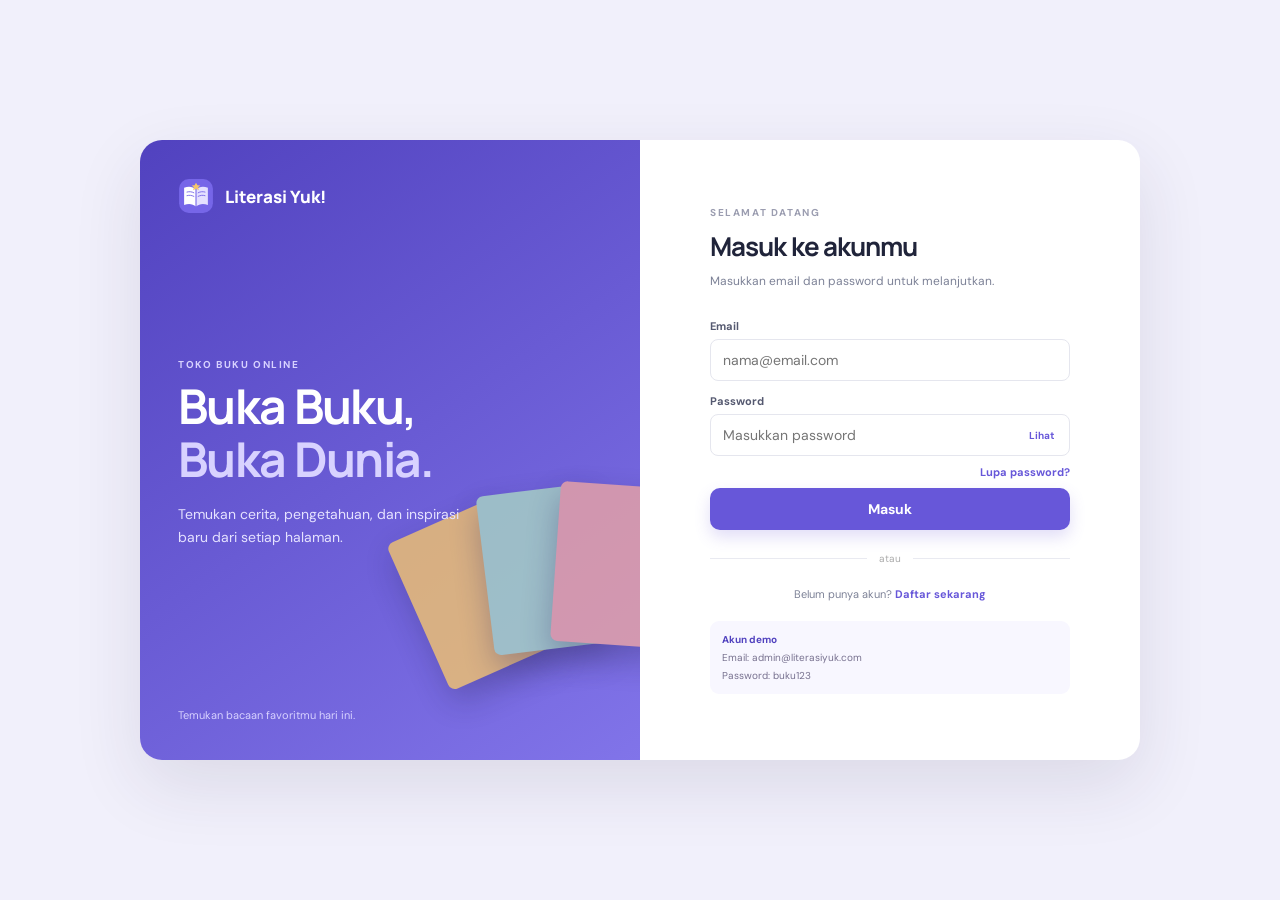
<file: index.html>
<!DOCTYPE html>
<html lang="id">
<head>
  <meta charset="UTF-8">
  <meta name="viewport" content="width=device-width, initial-scale=1.0">
  <title>Login | Literasi Yuk!</title>
  <link rel="stylesheet" href="style.css">
</head>
<body class="auth-page">
  <main class="auth-shell">
    <section class="auth-visual">
      <div class="brand brand-light">
        <img src="images/logo.svg" alt="Logo Literasi Yuk!">
        <span>Literasi Yuk!</span>
      </div>
      <div class="visual-copy">
        <span class="eyebrow">TOKO BUKU ONLINE</span>
        <h1>Buka Buku,<br><em>Buka Dunia.</em></h1>
        <p>Temukan cerita, pengetahuan, dan inspirasi baru dari setiap halaman.</p>
      </div>
      <div class="book-stack" aria-hidden="true">
        <div class="stack-book stack-one"></div>
        <div class="stack-book stack-two"></div>
        <div class="stack-book stack-three"></div>
      </div>
      <span class="visual-note">Temukan bacaan favoritmu hari ini.</span>
    </section>

    <section class="auth-panel">
      <div class="auth-card">
        <div class="brand brand-mobile">
          <img src="images/logo.svg" alt="Logo Literasi Yuk!">
          <span>Literasi Yuk!</span>
        </div>
        <span class="eyebrow">SELAMAT DATANG</span>
        <h2>Masuk ke akunmu</h2>
        <p class="muted">Masukkan email dan password untuk melanjutkan.</p>

        <form id="loginForm" class="form-stack">
          <label for="email">Email</label>
          <input type="email" id="email" placeholder="nama@email.com" required>
          <label for="password">Password</label>
          <div class="password-wrap">
            <input type="password" id="password" placeholder="Masukkan password" required>
            <button type="button" class="password-toggle" id="togglePassword" aria-label="Tampilkan password">Lihat</button>
          </div>
          <div class="form-between">
            <button type="button" class="text-button" id="forgotOpen">Lupa password?</button>
          </div>
          <button type="submit" class="btn btn-primary btn-full">Masuk</button>
        </form>

        <div class="auth-divider"><span>atau</span></div>
        <p class="auth-switch">Belum punya akun? <button type="button" class="text-button" id="registerOpen">Daftar sekarang</button></p>
        <div class="demo-info">
          <strong>Akun demo</strong>
          <span>Email: admin@literasiyuk.com</span>
          <span>Password: buku123</span>
        </div>
      </div>
    </section>
  </main>

  <div class="modal" id="registerModal" aria-hidden="true">
    <div class="modal-card">
      <button class="modal-close" type="button" data-close="registerModal">×</button>
      <span class="eyebrow">BUAT AKUN</span>
      <h2>Daftar Literasi Yuk!</h2>
      <form id="registerForm" class="form-stack">
        <label for="registerName">Nama lengkap</label>
        <input id="registerName" type="text" placeholder="Nama kamu" required>
        <label for="registerEmail">Email</label>
        <input id="registerEmail" type="email" placeholder="nama@email.com" required>
        <label for="registerPassword">Password</label>
        <input id="registerPassword" type="password" minlength="6" placeholder="Minimal 6 karakter" required>
        <button class="btn btn-primary btn-full" type="submit">Buat akun</button>
      </form>
    </div>
  </div>

  <div class="modal" id="forgotModal" aria-hidden="true">
    <div class="modal-card">
      <button class="modal-close" type="button" data-close="forgotModal">×</button>
      <span class="eyebrow">RESET PASSWORD</span>
      <h2>Atur password baru</h2>
      <form id="forgotForm" class="form-stack">
        <label for="forgotEmail">Email terdaftar</label>
        <input id="forgotEmail" type="email" placeholder="nama@email.com" required>
        <label for="newPassword">Password baru</label>
        <input id="newPassword" type="password" minlength="6" placeholder="Minimal 6 karakter" required>
        <button class="btn btn-primary btn-full" type="submit">Simpan password</button>
      </form>
    </div>
  </div>
  <script src="js/toast.js"></script>
  <script src="js/script.js"></script>
</body>
</html>
</file>
<file: style.css>
@import url('https://fonts.googleapis.com/css2?family=DM+Sans:wght@400;500;600;700&family=Manrope:wght@400;500;600;700;800&display=swap');

:root {
    --ink: #20243a;
    --muted: #7d8297;
    --primary: #6757d9;
    --primary-dark: #5142bf;
    --bg: #f6f7fb;
    --line: #e9eaf1;
    --white: #fff;
    --green: #15966a;
    --orange: #e89a42;
    --shadow: 0 12px 35px rgba(36, 39, 73, .07);
}

* {
    box-sizing: border-box;
}

body {
    margin: 0;
    background: var(--bg);
    color: var(--ink);
    font-family: 'DM Sans', sans-serif;
    font-size: 14px;
}

h1, h2, h3, h4, p {
    margin-top: 0;
}

h1, h2, h3 {
    font-family: Manrope, sans-serif;
    letter-spacing: -.035em;
}

a {
    text-decoration: none;
    color: inherit;
}

button, input, select, textarea {
    font: inherit;
}

button {
    cursor: pointer;
}

.eyebrow {
    display: block;
    font-size: 10px;
    font-weight: 700;
    letter-spacing: .16em;
    color: #9b9db0;
    margin-bottom: 9px;
}

.muted {
    color: var(--muted);
    line-height: 1.7;
}

.btn {
    border: 0;
    border-radius: 10px;
    padding: 12px 17px;
    font-weight: 700;
    display: inline-flex;
    align-items: center;
    justify-content: center;
    gap: 8px;
}

.btn-primary {
    background: var(--primary);
    color: white;
    box-shadow: 0 7px 16px rgba(103, 87, 217, .2);
}

.btn-primary:hover {
    background: var(--primary-dark);
}

.btn-secondary {
    background: #efedff;
    color: var(--primary);
}

.btn-full {
    width: 100%;
}

/* Layout utama */
.app-layout {
    min-height: 100vh;
    display: flex;
}

.sidebar {
    width: 245px;
    background: #24243c;
    color: #d6d5e5;
    padding: 25px 17px;
    display: flex;
    flex-direction: column;
    flex-shrink: 0;
}

.brand {
    display: flex;
    align-items: center;
    gap: 11px;
    padding: 4px 10px 34px;
    color: white;
    font: 800 17px Manrope, sans-serif;
}

.brand img {
    width: 36px;
    height: 36px;
}

.side-label {
    font-size: 9px;
    letter-spacing: .15em;
    color: #77788f;
    font-weight: 700;
    padding: 0 13px 12px;
}

.side-nav {
    display: grid;
    gap: 7px;
}

.side-nav a,
.nav-logout {
    display: flex;
    align-items: center;
    gap: 13px;
    padding: 12px 13px;
    border-radius: 9px;
    color: #aaaac0;
    font-weight: 600;
    transition: .2s;
}

.side-nav a:hover,
.side-nav a.active {
    background: #393852;
    color: white;
}

.side-nav a.active {
    box-shadow: inset 3px 0 #a89cff;
}

.nav-icon {
    width: 20px;
    text-align: center;
    font-size: 17px;
    color: #aaa0ff;
}

.sidebar-bottom {
    margin-top: auto;
    border-top: 1px solid #3c3b53;
    padding-top: 18px;
}

.nav-logout {
    width: 100%;
    border: 0;
    background: none;
    text-align: left;
    font-size: 14px;
}

/* Area konten */
.main-area {
    min-width: 0;
    flex: 1;
    padding: 30px 38px 22px;
    max-width: 1600px;
    margin: 0 auto;
}

.topbar {
    display: flex;
    justify-content: space-between;
    align-items: center;
    margin-bottom: 27px;
}

.topbar h1 {
    font-size: 27px;
    margin: 0;
}

.profile-chip {
    display: flex;
    align-items: center;
    gap: 10px;
    background: white;
    border: 1px solid var(--line);
    padding: 7px 13px 7px 7px;
    border-radius: 12px;
}

.profile-chip strong,
.profile-chip small {
    display: block;
}

.profile-chip strong {
    font-size: 12px;
}

.profile-chip small {
    font-size: 10px;
    color: var(--muted);
    margin-top: 3px;
}

.avatar {
    width: 34px;
    height: 34px;
    border-radius: 10px;
    background: #eeeaff;
    color: var(--primary);
    display: grid;
    place-items: center;
    font-weight: 800;
}

/* Welcome card */
.welcome-card {
    background: linear-gradient(110deg, #5c4dcc, #8174e9);
    border-radius: 17px;
    padding: 28px 32px;
    color: white;
    display: flex;
    align-items: center;
    justify-content: space-between;
    overflow: hidden;
    position: relative;
    margin-bottom: 22px;
}

.welcome-card .eyebrow {
    color: #d8d2ff;
}

.welcome-card h2 {
    font-size: 25px;
    margin: 0 0 7px;
}

.welcome-card p {
    color: #e4e1ff;
    margin: 0;
}

.welcome-mark img {
    width: 105px;
    opacity: .9;
    filter: brightness(0) invert(1);
}

/* Statistik dashboard */
.stats-grid {
    display: grid;
    grid-template-columns: repeat(4, 1fr);
    gap: 15px;
    margin-bottom: 20px;
}

.stat-card,
.mini-stat {
    background: white;
    border: 1px solid var(--line);
    border-radius: 14px;
    padding: 18px;
    box-shadow: 0 3px 14px rgba(30, 35, 65, .025);
}

.stat-symbol {
    width: 36px;
    height: 36px;
    border-radius: 11px;
    display: grid;
    place-items: center;
    font-weight: 800;
    margin-bottom: 13px;
}

.purple {
    background: #f0edff;
    color: #6d5be0;
}

.blue {
    background: #eaf3ff;
    color: #4484d8;
}

.orange {
    background: #fff2e5;
    color: #dd8c36;
}

.green {
    background: #e8f8f1;
    color: #17966a;
}

.stat-card > span,
.mini-stat span {
    display: block;
    color: var(--muted);
    font-size: 12px;
}

.stat-card strong,
.mini-stat strong {
    display: block;
    font: 800 25px Manrope, sans-serif;
    margin: 5px 0;
}

.stat-card small {
    color: #a2a4b4;
    font-size: 10px;
}

/* Grid konten */
.content-grid {
    display: grid;
    grid-template-columns: 1.5fr 1fr;
    gap: 17px;
}

.panel {
    background: white;
    border: 1px solid var(--line);
    border-radius: 15px;
    padding: 22px;
    box-shadow: 0 3px 14px rgba(30, 35, 65, .025);
}

.panel-heading {
    display: flex;
    justify-content: space-between;
    align-items: center;
    margin-bottom: 18px;
}

.panel-heading h3 {
    font-size: 17px;
    margin: 0;
}

.panel-heading .eyebrow {
    margin-bottom: 5px;
}

.inline-link {
    color: var(--primary);
    font-weight: 700;
    font-size: 11px;
}

/* Buku pilihan */
.featured-books {
    display: grid;
    grid-template-columns: repeat(5, minmax(0, 1fr));
    gap: 13px;
}

.featured-book {
    text-align: center;
    min-width: 0;
}

.featured-book img {
    width: 100%;
    height: 130px;
    object-fit: contain;
    border-radius: 7px;
    margin-bottom: 8px;
}

.featured-book strong {
    display: block;
    font-size: 10px;
    line-height: 1.4;
}

.featured-book small {
    display: block;
    color: var(--muted);
    font-size: 9px;
    margin-top: 3px;
}

/* Panel pintasan */
.quick-panel h3 {
    font-size: 17px;
    margin-bottom: 12px;
}

.quick-link {
    display: flex;
    align-items: center;
    gap: 12px;
    padding: 12px 0;
    border-top: 1px solid #f0f0f5;
}

.quick-link > span {
    width: 34px;
    height: 34px;
    border-radius: 10px;
    background: #f0edff;
    color: var(--primary);
    display: grid;
    place-items: center;
    font-size: 18px;
}

.quick-link div {
    flex: 1;
}

.quick-link strong,
.quick-link small {
    display: block;
}

.quick-link strong {
    font-size: 12px;
}

.quick-link small {
    font-size: 10px;
    color: var(--muted);
    margin-top: 3px;
}

.quick-link b {
    color: #aaa;
}

.footer-note {
    color: #a1a3b2;
    font-size: 10px;
    text-align: center;
    padding: 25px 0 5px;
}

/* Pengantar halaman */
.page-intro {
    display: flex;
    align-items: center;
    justify-content: space-between;
    margin-bottom: 18px;
}

.page-intro h2 {
    font-size: 20px;
    margin: 0 0 5px;
}

.page-intro p {
    margin: 0;
    color: var(--muted);
    font-size: 12px;
}

/* Pencarian */
.search-box {
    display: flex;
    align-items: center;
    gap: 8px;
    background: white;
    border: 1px solid var(--line);
    border-radius: 9px;
    padding: 0 12px;
    width: min(330px, 100%);
    color: #999;
}

.search-box input {
    border: 0;
    outline: 0;
    padding: 11px 0;
    width: 100%;
    background: transparent;
}

/* Statistik stok */
.mini-stats {
    display: grid;
    grid-template-columns: repeat(3, 1fr);
    gap: 13px;
    margin-bottom: 17px;
}

.mini-stat {
    padding: 14px 17px;
}

.mini-stat strong {
    font-size: 22px;
    margin-bottom: 0;
}

/* Form buku */
.book-form {
    display: grid;
    grid-template-columns: repeat(3, 1fr);
    gap: 13px;
}

.book-form label,
.form-stack label {
    display: block;
    font-size: 11px;
    font-weight: 700;
    margin-bottom: 7px;
    color: #555970;
}

.book-form input,
.book-form select,
.form-stack input,
.form-stack textarea,
.form-stack select {
    width: 100%;
    border: 1px solid #e5e6ee;
    border-radius: 8px;
    padding: 11px 12px;
    outline: 0;
    background: #fff;
    color: var(--ink);
}

.wide-field {
    grid-column: span 2;
}

.book-form > .btn {
    align-self: end;
    justify-self: start;
}

/* Tabel buku */
.table-panel {
    margin-top: 17px;
}

.table-hint {
    font-size: 10px;
    color: #a1a3b2;
}

.table-wrap {
    overflow-x: auto;
}

table {
    width: 100%;
    border-collapse: collapse;
    white-space: nowrap;
}

th {
    text-align: left;
    background: #f8f8fc;
    color: #8c8fa3;
    font-size: 10px;
    padding: 12px 10px;
    font-weight: 700;
}

td {
    padding: 12px 10px;
    border-bottom: 1px solid #f0f0f4;
    font-size: 11px;
    color: #555970;
    vertical-align: middle;
}

td:nth-child(2) {
    font-weight: 700;
    color: var(--ink);
}

.book-cover {
    width: 48px;
    height: 65px;
    object-fit: contain;
    background: #f5f5f8;
    border-radius: 5px;
    box-shadow: 0 3px 9px #20243a16;
}

/* Status stok */
.status {
    padding: 5px 9px;
    border-radius: 20px;
    font-size: 9px;
    font-weight: 700;
}

.tersedia {
    background: #e7f8ef;
    color: #188657;
}

.menipis {
    background: #fff3df;
    color: #bd7c22;
}

.habis {
    background: #ffeded;
    color: #c14a4a;
}

/* Tombol tabel */
.btn-edit,
.btn-delete {
    border: 0;
    padding: 7px 9px;
    border-radius: 6px;
    font-size: 10px;
    font-weight: 700;
    margin: 2px;
}

.btn-edit {
    background: #efedff;
    color: #5c4dcc;
}

.btn-delete {
    background: #fff0f0;
    color: #c64e4e;
}

.empty-message {
    text-align: center;
    padding: 25px;
    color: var(--muted);
}

/* Halaman checkout */
.checkout-grid {
    display: grid;
    grid-template-columns: minmax(0, 1.5fr) minmax(230px, .8fr);
    gap: 18px;
    align-items: start;
}

.form-stack {
    display: grid;
    gap: 9px;
}

.form-stack label {
    margin: 4px 0 -3px;
}

.form-row {
    display: grid;
    grid-template-columns: 2fr 1fr;
    gap: 12px;
}

.cart-area {
    border-top: 1px solid var(--line);
    padding-top: 14px;
    margin-top: 6px;
}

.cart-area h4 {
    margin-bottom: 9px;
}

.cart-item {
    display: flex;
    justify-content: space-between;
    gap: 10px;
    padding: 9px 0;
    border-bottom: 1px solid #f1f1f5;
    font-size: 11px;
}

.cart-item button {
    border: 0;
    background: none;
    color: #c64e4e;
}

.total-row {
    display: flex;
    justify-content: space-between;
    align-items: center;
    padding: 15px 0;
    font-size: 12px;
}

.total-row strong {
    font: 800 20px Manrope;
    color: var(--primary);
}

.order-aside {
    padding: 27px;
}

.aside-illustration {
    height: 130px;
    background: #f1efff;
    border-radius: 12px;
    display: grid;
    place-items: center;
    margin-bottom: 20px;
}

.aside-illustration img {
    width: 85px;
}

.order-aside h3 {
    font-size: 17px;
}

.order-aside p {
    font-size: 12px;
    color: var(--muted);
    line-height: 1.7;
}

.notice {
    background: #f8f7ff;
    color: #77718f;
    border-radius: 9px;
    padding: 12px;
    font-size: 10px;
    line-height: 1.6;
}

/* Halaman tracking */
.tracking-panel {
    min-height: 250px;
}

.empty-state {
    text-align: center;
    padding: 32px 15px;
}

.empty-icon {
    width: 54px;
    height: 54px;
    background: #f0edff;
    color: var(--primary);
    border-radius: 16px;
    display: grid;
    place-items: center;
    font-size: 25px;
    margin: 0 auto 13px;
}

.empty-state h3 {
    margin-bottom: 6px;
}

.empty-state p {
    color: var(--muted);
    font-size: 12px;
}

.order-card {
    border: 1px solid var(--line);
    border-radius: 12px;
    padding: 17px;
    margin-bottom: 12px;
}

.order-card-head {
    display: flex;
    justify-content: space-between;
    gap: 10px;
}

.order-card h4 {
    margin: 0 0 5px;
}

.order-meta {
    font-size: 10px;
    color: var(--muted);
}

.order-status {
    font-size: 10px;
    background: #e7f8ef;
    color: #188657;
    padding: 6px 10px;
    border-radius: 20px;
    height: max-content;
}

.order-books {
    font-size: 12px;
    line-height: 1.8;
    color: #62667a;
    margin-top: 12px;
}

.order-total {
    font-weight: 800;
    color: var(--primary);
    margin-top: 10px;
    font-size: 13px;
}

/* Halaman login dan register */
.auth-page {
    background: #f1f0fb;
    min-height: 100vh;
    display: grid;
    place-items: center;
    padding: 28px;
}

.auth-shell {
    width: min(1000px, 100%);
    min-height: 620px;
    background: white;
    border-radius: 22px;
    overflow: hidden;
    display: grid;
    grid-template-columns: 1fr 1fr;
    box-shadow: 0 25px 70px #29254b1c;
}

.auth-visual {
    background: linear-gradient(145deg, #5142bf, #8174e9);
    padding: 38px;
    position: relative;
    color: white;
    overflow: hidden;
    display: flex;
    flex-direction: column;
}

.brand-light {
    color: white;
    padding: 0;
}

.visual-copy {
    margin: auto 0;
    position: relative;
    z-index: 2;
}

.visual-copy .eyebrow {
    color: #d8d2ff;
}

.visual-copy h1 {
    font-size: 48px;
    line-height: 1.1;
    margin: 0 0 17px;
}

.visual-copy h1 em {
    font-style: normal;
    color: #d8d2ff;
}

.visual-copy p {
    max-width: 300px;
    color: #e5e2ff;
    line-height: 1.7;
}

.visual-note {
    font-size: 11px;
    color: #d8d2ff;
    position: relative;
    z-index: 2;
}

/* Ilustrasi tumpukan buku */
.book-stack {
    position: absolute;
    right: -30px;
    bottom: 100px;
    width: 260px;
    height: 180px;
    transform: rotate(-12deg);
    opacity: .8;
}

.stack-book {
    position: absolute;
    width: 115px;
    height: 160px;
    border-radius: 7px;
    box-shadow: 0 14px 30px #25204a55;
}

.stack-one {
    background: #f2c36d;
    left: 0;
    bottom: 0;
    transform: rotate(-12deg);
}

.stack-two {
    background: #a8d4c4;
    left: 75px;
    bottom: 10px;
    transform: rotate(5deg);
}

.stack-three {
    background: #e9a3a4;
    left: 145px;
    bottom: 0;
    transform: rotate(16deg);
}

.auth-panel {
    display: grid;
    place-items: center;
    padding: 35px;
}

.auth-card {
    width: min(360px, 100%);
}

.auth-card h2,
.modal-card h2 {
    font-size: 26px;
    margin-bottom: 7px;
}

.auth-card > .muted {
    font-size: 12px;
    margin-bottom: 24px;
}

.form-between {
    display: flex;
    justify-content: flex-end;
}

.text-button {
    border: 0;
    background: none;
    color: var(--primary);
    font-weight: 700;
    padding: 0;
    font-size: 11px;
}

/* Input password */
.password-wrap {
    position: relative;
}

.password-wrap input {
    padding-right: 60px;
}

.password-toggle {
    position: absolute;
    right: 10px;
    top: 50%;
    transform: translateY(-50%);
    border: 0;
    background: none;
    color: var(--primary);
    font-size: 10px;
    font-weight: 700;
}

.auth-divider {
    display: flex;
    align-items: center;
    gap: 12px;
    color: #aaa;
    font-size: 10px;
    margin: 22px 0;
}

.auth-divider:before,
.auth-divider:after {
    content: "";
    height: 1px;
    background: var(--line);
    flex: 1;
}

.auth-switch {
    text-align: center;
    font-size: 11px;
    color: var(--muted);
}

.demo-info {
    display: grid;
    gap: 5px;
    background: #f8f7ff;
    border-radius: 9px;
    padding: 12px;
    margin-top: 20px;
    font-size: 10px;
    color: #77718f;
}

.demo-info strong {
    color: #5142bf;
}

.brand-mobile {
    display: none;
}

/* Modal */
.modal {
    position: fixed;
    inset: 0;
    background: #17162c88;
    display: none;
    place-items: center;
    padding: 20px;
    z-index: 20;
}

.modal.show {
    display: grid;
}

.modal-card {
    background: white;
    border-radius: 16px;
    padding: 28px;
    width: min(420px, 100%);
    position: relative;
}

.modal-close {
    position: absolute;
    right: 17px;
    top: 12px;
    border: 0;
    background: none;
    font-size: 25px;
    color: #888;
}

/* Responsive tablet */
@media (max-width: 1000px) {
    .sidebar {
        width: 205px;
    }

    .main-area {
        padding: 25px 22px;
    }

    .stats-grid {
        grid-template-columns: repeat(2, 1fr);
    }

    .content-grid {
        grid-template-columns: 1fr;
    }

    .featured-book img {
        height: 145px;
    }
}

/* Responsive mobile */
@media (max-width: 700px) {
    .app-layout {
        display: block;
    }

    .sidebar {
        width: 100%;
        padding: 12px 14px;
        display: block;
    }

    .brand {
        padding: 4px 6px 12px;
    }

    .side-label,
    .sidebar-bottom {
        display: none;
    }

    .side-nav {
        display: flex;
        overflow-x: auto;
        gap: 5px;
    }

    .side-nav a {
        white-space: nowrap;
        padding: 9px;
        font-size: 11px;
    }

    .side-nav a .nav-icon {
        display: none;
    }

    .main-area {
        padding: 20px 14px;
    }

    .topbar {
        align-items: flex-start;
    }

    .topbar h1 {
        font-size: 22px;
    }

    .profile-chip {
        padding: 5px;
    }

    .profile-chip small {
        display: none;
    }

    .welcome-card {
        padding: 22px;
    }

    .welcome-card h2 {
        font-size: 21px;
    }

    .welcome-mark img {
        width: 65px;
    }

    .stats-grid {
        gap: 9px;
    }

    .stat-card {
        padding: 13px;
    }

    .content-grid,
    .checkout-grid {
        grid-template-columns: 1fr;
    }

    .featured-books {
        grid-template-columns: repeat(3, 1fr);
    }

    .featured-book img {
        height: 130px;
    }

    .page-intro {
        display: block;
    }

    .search-box {
        margin-top: 14px;
        width: 100%;
    }

    .book-form {
        grid-template-columns: 1fr 1fr;
    }

    .wide-field {
        grid-column: span 2;
    }

    .table-panel {
        padding: 14px;
    }

    .table-hint {
        display: none;
    }

    .auth-page {
        padding: 0;
    }

    .auth-shell {
        min-height: 100vh;
        border-radius: 0;
        grid-template-columns: 1fr;
    }

    .auth-visual {
        display: none;
    }

    .auth-panel {
        padding: 25px;
    }

    .brand-mobile {
        display: flex;
        margin-bottom: 35px;
        padding: 0;
    }

    .form-row {
        grid-template-columns: 1fr 100px;
    }
}

/* Responsive layar kecil */
@media (max-width: 420px) {
    .stats-grid {
        grid-template-columns: 1fr 1fr;
    }

    .book-form {
        grid-template-columns: 1fr;
    }

    .wide-field {
        grid-column: span 1;
    }

    .featured-books {
        grid-template-columns: repeat(2, 1fr);
    }

    .welcome-mark {
        display: none;
    }
}
</file>
